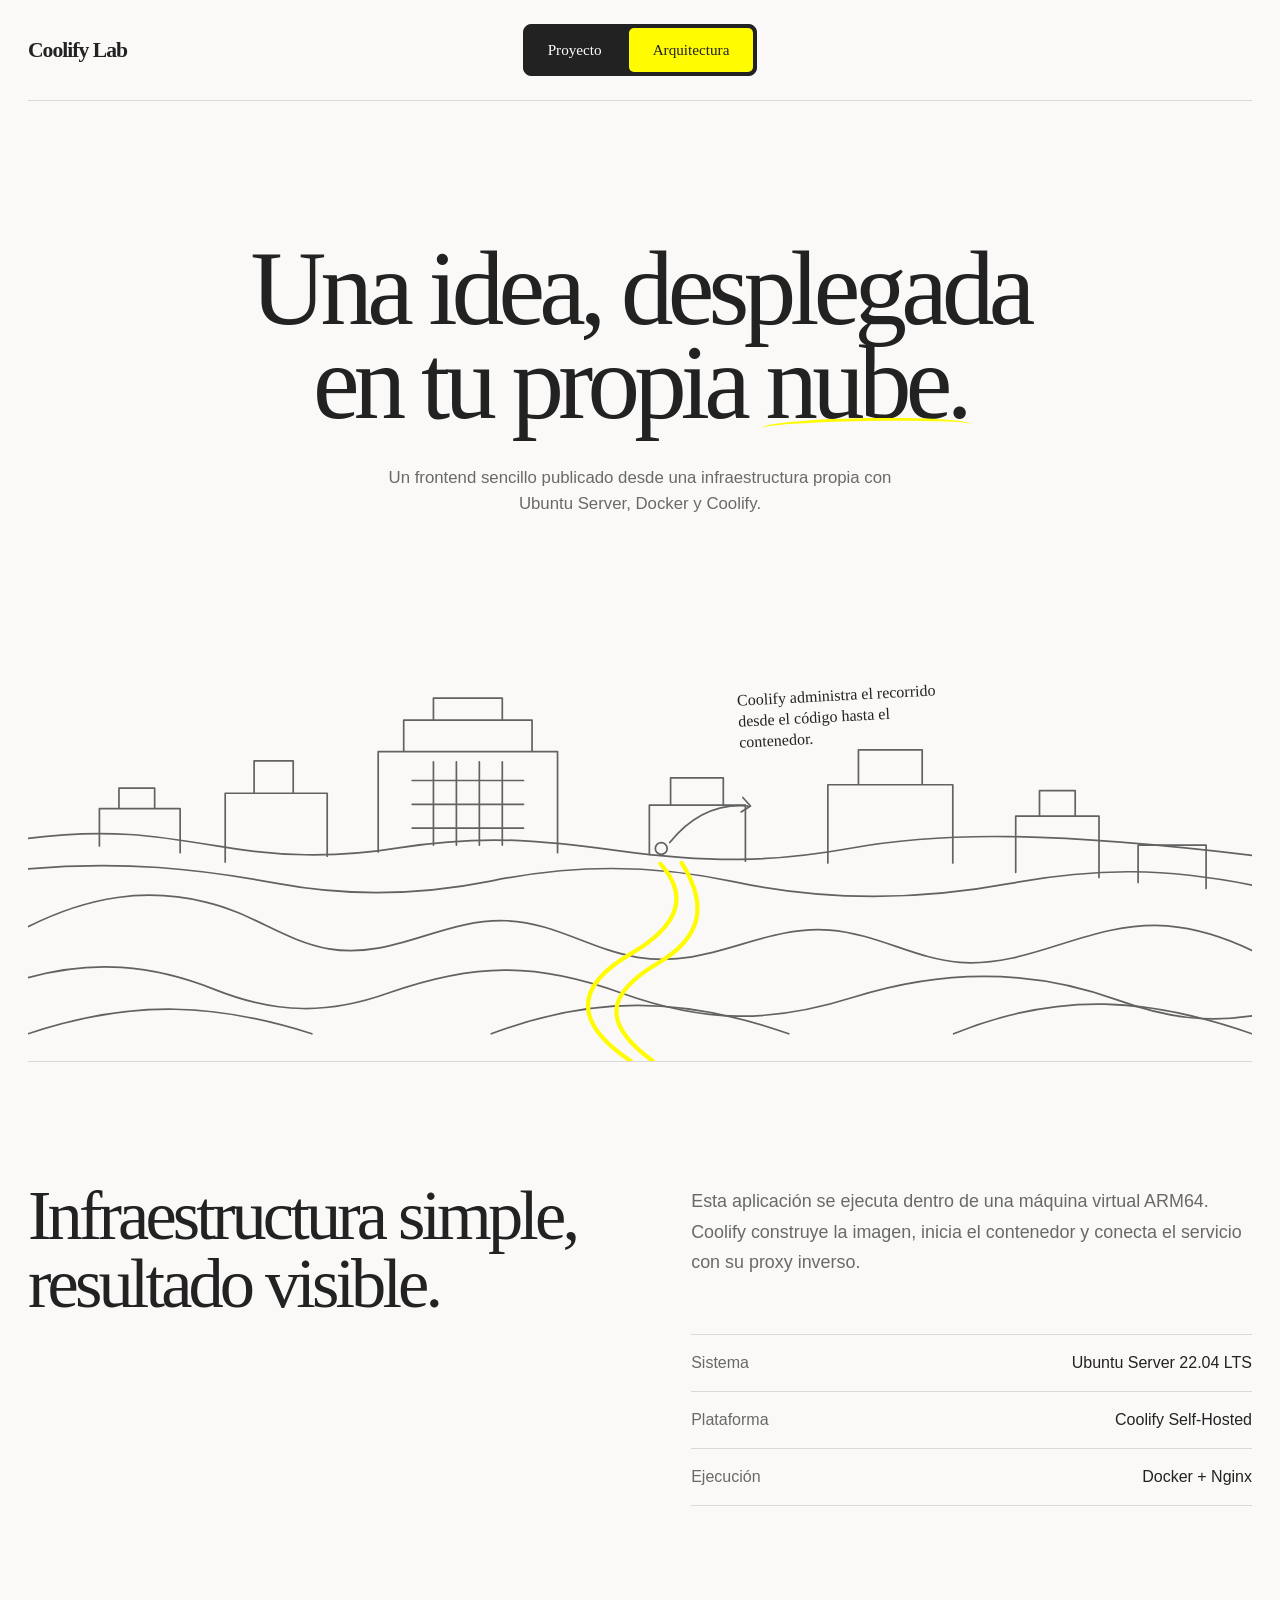
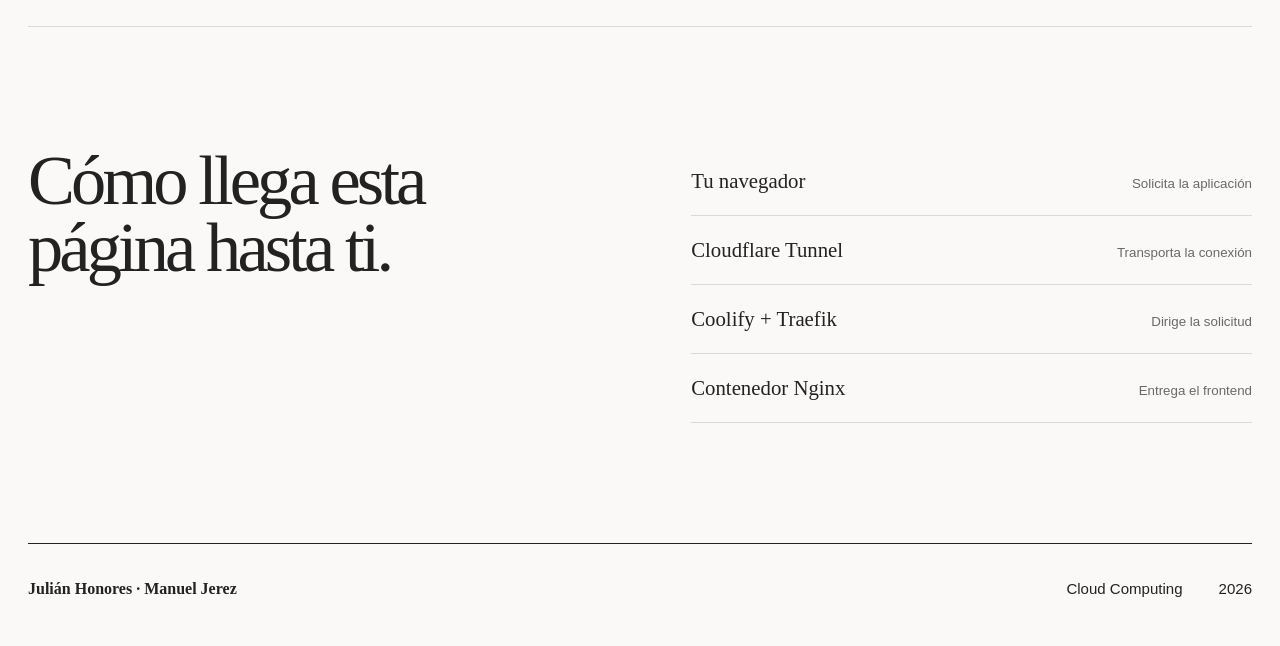
<file: index.html>
<!doctype html>
<html lang="es">
  <head>
    <meta charset="UTF-8" />
    <meta name="viewport" content="width=device-width, initial-scale=1.0" />
    <meta name="description" content="Frontend desplegado con Coolify Self-Hosted para el Taller 1 de PaaS." />
    <title>Coolify Lab · Taller PaaS</title>
    <link rel="stylesheet" href="styles.css" />
  </head>
  <body>
    <header class="site-header">
      <a class="brand" href="#inicio">Coolify Lab</a>
      <nav aria-label="Navegación principal">
        <a href="#proyecto">Proyecto</a>
        <a class="nav-action" href="#arquitectura">Arquitectura</a>
      </nav>
    </header>

    <main id="inicio">
      <section class="hero" aria-labelledby="hero-title">
        <h1 id="hero-title">Una idea, desplegada<br />en tu propia <span class="underlined">nube.</span></h1>
        <p>Un frontend sencillo publicado desde una infraestructura propia con Ubuntu Server, Docker y Coolify.</p>

        <div class="landscape" aria-hidden="true">
          <svg viewBox="0 0 1440 520" role="img">
            <g fill="none" stroke="currentColor" stroke-linecap="round" stroke-linejoin="round">
              <path d="M0 258c93-12 151-3 222 9 69 12 137 15 216 2 101-16 171-8 260 4 105 14 179 13 268-3 109-20 235-20 474 8" />
              <path d="M0 294c111-10 201 0 293 17 85 16 168 14 253-3 95-19 185-20 284 1 102 22 213 23 326 2 103-19 183-18 284 2" />
              <path d="M84 267v-44h95v52m-72-52v-24h42v24m83 63v-81h120v74m-86-74v-38h46v38" />
              <path d="M412 274v-118h211v119m-181-119v-37h151v37m-116-37V93h81v26" />
              <path d="M452 190h131m-131 28h131m-131 28h131M477 168v98m27-98v98m27-98v98m27-98v98" />
              <path d="M731 277v-58h113v66m-88-66v-32h62v32m123 68v-92h147v92m-111-92v-41h75v41" />
              <path d="M1162 298v-66h98v72m-70-72v-30h42v30m74 78v-44h80v51" />
              <path d="M0 362c72-36 139-46 209-29 56 13 93 46 145 55 75 13 134-36 209-33 57 2 99 34 154 43 87 14 144-38 226-32 55 4 101 34 153 38 87 6 151-49 244-43 35 3 65 12 100 29" />
              <path d="M0 422c75-21 145-16 220 14 73 29 134 29 204 4 99-35 173-37 274 0 97 35 175 36 273 5 111-35 215-32 313 4 55 20 103 26 156 18" />
              <path d="M0 488c125-42 224-35 334 0m211 0c119-45 225-44 350 0m194 0c125-51 231-42 351 0" />
              <path class="route" d="M709 520c-67-45-67-87 0-126 57-33 69-68 35-106" />
              <path class="route" d="M735 520c-59-43-57-78 6-115 51-30 60-67 28-118" />
              <circle cx="745" cy="270" r="7" />
              <path d="M755 263c25-31 55-46 92-43m-6-10 9 10-11 7" />
            </g>
          </svg>
          <p>Coolify administra el recorrido desde el código hasta el contenedor.</p>
        </div>
      </section>

      <section class="project" id="proyecto" aria-labelledby="project-title">
        <div><h2 id="project-title">Infraestructura simple, resultado visible.</h2></div>
        <div class="project-copy">
          <p>Esta aplicación se ejecuta dentro de una máquina virtual ARM64. Coolify construye la imagen, inicia el contenedor y conecta el servicio con su proxy inverso.</p>
          <dl>
            <div><dt>Sistema</dt><dd>Ubuntu Server 22.04 LTS</dd></div>
            <div><dt>Plataforma</dt><dd>Coolify Self-Hosted</dd></div>
            <div><dt>Ejecución</dt><dd>Docker + Nginx</dd></div>
          </dl>
        </div>
      </section>

      <section class="architecture" id="arquitectura" aria-labelledby="architecture-title">
        <h2 id="architecture-title">Cómo llega esta página hasta ti.</h2>
        <ol>
          <li><span>Tu navegador</span><small>Solicita la aplicación</small></li>
          <li><span>Cloudflare Tunnel</span><small>Transporta la conexión</small></li>
          <li><span>Coolify + Traefik</span><small>Dirige la solicitud</small></li>
          <li><span>Contenedor Nginx</span><small>Entrega el frontend</small></li>
        </ol>
      </section>
    </main>

    <footer id="footer">
      <strong>Julián Honores · Manuel Jerez</strong>
      <span>Cloud Computing</span>
      <span>2026</span>
    </footer>
  </body>
</html>
</file>
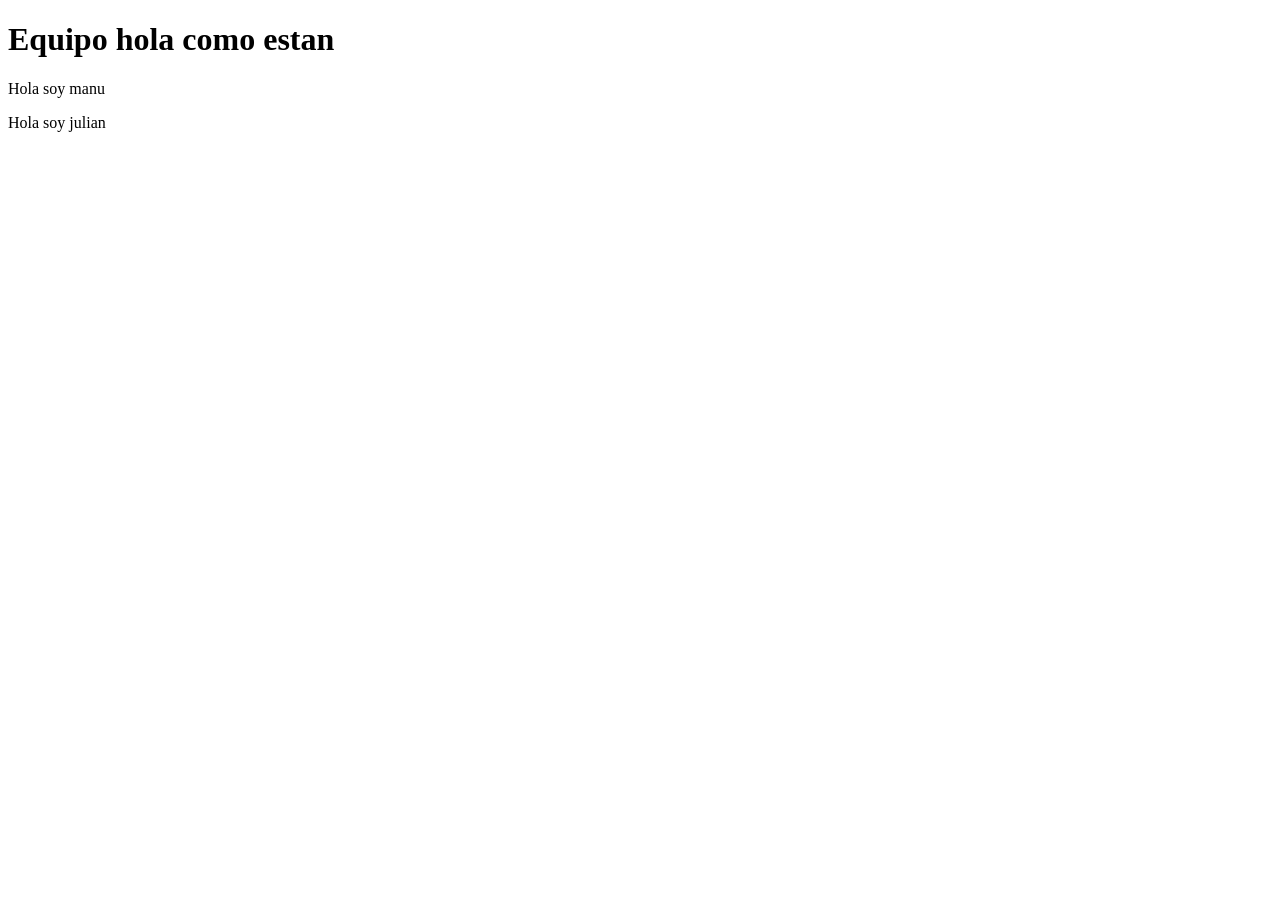
<file: equipo/index.html>
<!DOCTYPE html>
<html lang="es">
<head>
    <meta charset="UTF-8">
    <meta name="viewport" content="width=device-width, initial-scale=1.0">
    <title>Equipo</title>
</head>
<body>
    <h1>Equipo hola como estan</h1>
    <p>Hola soy manu</p>
    <p>Hola soy julian</p>
</body>
</html>
</file>
<file: styles.css>
:root {
  color-scheme: light;
  --ink: #222222;
  --muted: #696969;
  --line: #d9d9d9;
  --paper: #faf9f7;
  --accent: #fffb00;
}

* { box-sizing: border-box; }
html { scroll-behavior: smooth; }
body {
  margin: 0;
  min-width: 320px;
  background: var(--paper);
  color: var(--ink);
  font-family: Arial, Helvetica, sans-serif;
}
a { color: inherit; text-decoration: none; }

.site-header {
  display: grid;
  grid-template-columns: 1fr auto 1fr;
  align-items: center;
  width: min(1460px, calc(100% - 56px));
  margin: 0 auto;
  padding: 24px 0;
  border-bottom: 1px solid var(--line);
}
.brand {
  justify-self: start;
  font-family: Georgia, "Times New Roman", serif;
  font-size: 1.35rem;
  font-weight: 700;
  letter-spacing: -0.045em;
}
nav {
  display: flex;
  align-items: center;
  overflow: hidden;
  border: 1px solid var(--ink);
  border-radius: 8px;
  background: var(--ink);
  color: #fff;
  font-family: Georgia, "Times New Roman", serif;
  font-size: 0.95rem;
}
nav a { padding: 13px 24px; }
nav .nav-action {
  margin: 3px;
  border-radius: 5px;
  background: var(--accent);
  color: var(--ink);
}
.header-link {
  justify-self: end;
  padding-bottom: 3px;
  border-bottom: 1px solid var(--ink);
  font-family: Georgia, "Times New Roman", serif;
  font-size: 0.95rem;
}

main {
  width: min(1460px, calc(100% - 56px));
  margin: 0 auto;
}
.hero {
  min-height: calc(100vh - 82px);
  padding-top: clamp(80px, 11vw, 170px);
}
h1, h2 {
  margin: 0;
  font-family: Georgia, "Times New Roman", serif;
  font-weight: 500;
  letter-spacing: -0.055em;
}
h1 {
  position: relative;
  z-index: 1;
  max-width: 1050px;
  margin: 0 auto;
  text-align: center;
  font-size: clamp(3.6rem, 8.2vw, 8.5rem);
  line-height: 0.9;
}
.underlined { position: relative; display: inline-block; }
.underlined::after {
  position: absolute;
  right: -2%;
  bottom: -0.04em;
  left: -2%;
  height: 0.13em;
  border: solid var(--accent);
  border-width: 3px 0 0;
  border-radius: 50%;
  content: "";
  transform: rotate(-1deg);
}
.hero > p {
  max-width: 560px;
  margin: 34px auto 0;
  color: var(--muted);
  text-align: center;
  font-size: 1.05rem;
  line-height: 1.55;
}
.landscape { position: relative; margin-top: clamp(60px, 8vw, 110px); }
.landscape svg {
  display: block;
  width: 100%;
  height: auto;
  color: #626262;
  stroke-width: 2;
  vector-effect: non-scaling-stroke;
}
.landscape .route { stroke: var(--accent); stroke-width: 5; }
.landscape p {
  position: absolute;
  top: 15%;
  left: 58%;
  max-width: 220px;
  margin: 0;
  font-family: "Comic Sans MS", "Bradley Hand", cursive;
  font-size: 1rem;
  line-height: 1.3;
  transform: rotate(-3deg);
}

.project, .architecture {
  display: grid;
  grid-template-columns: 1fr 1fr;
  gap: clamp(40px, 8vw, 130px);
  padding: 120px 0;
  border-top: 1px solid var(--line);
}
h2 {
  max-width: 620px;
  font-size: clamp(2.8rem, 5.5vw, 5.7rem);
  line-height: 0.96;
}
.project-copy > p {
  max-width: 620px;
  margin: 4px 0 56px;
  color: var(--muted);
  font-size: 1.12rem;
  line-height: 1.7;
}
dl { margin: 0; border-top: 1px solid var(--line); }
dl div {
  display: flex;
  justify-content: space-between;
  gap: 24px;
  padding: 19px 0;
  border-bottom: 1px solid var(--line);
}
dt { color: var(--muted); }
dd { margin: 0; text-align: right; }

.architecture { align-items: start; }
.architecture ol {
  margin: 0;
  padding: 0;
  list-style: none;
}
.architecture li {
  display: grid;
  grid-template-columns: 1fr auto;
  gap: 20px;
  align-items: baseline;
  padding: 22px 0;
  border-bottom: 1px solid var(--line);
}
.architecture li span {
  font-family: Georgia, "Times New Roman", serif;
  font-size: 1.3rem;
}
.architecture li small { color: var(--muted); }

footer {
  display: grid;
  grid-template-columns: 1fr auto auto;
  gap: 36px;
  width: min(1460px, calc(100% - 56px));
  margin: 0 auto;
  padding: 36px 0 48px;
  border-top: 1px solid var(--ink);
  font-size: 0.94rem;
}
footer strong {
  font-family: Georgia, "Times New Roman", serif;
  font-size: 1rem;
}

@media (max-width: 800px) {
  .site-header { grid-template-columns: 1fr auto; }
  .site-header nav { display: none; }
  .hero { min-height: auto; padding-top: 90px; }
  .landscape p { display: none; }
  .project, .architecture { grid-template-columns: 1fr; padding: 80px 0; }
}
@media (max-width: 560px) {
  .site-header, main, footer { width: min(100% - 32px, 1460px); }
  h1 { font-size: clamp(3.15rem, 15vw, 5rem); }
  .landscape { margin-right: -16px; margin-left: -16px; overflow: hidden; }
  .landscape svg { width: 170%; max-width: none; transform: translateX(-20%); }
  .architecture li { grid-template-columns: 1fr; gap: 6px; }
  footer { grid-template-columns: 1fr; gap: 12px; }
}
@media (prefers-reduced-motion: reduce) {
  html { scroll-behavior: auto; }
}
</file>
